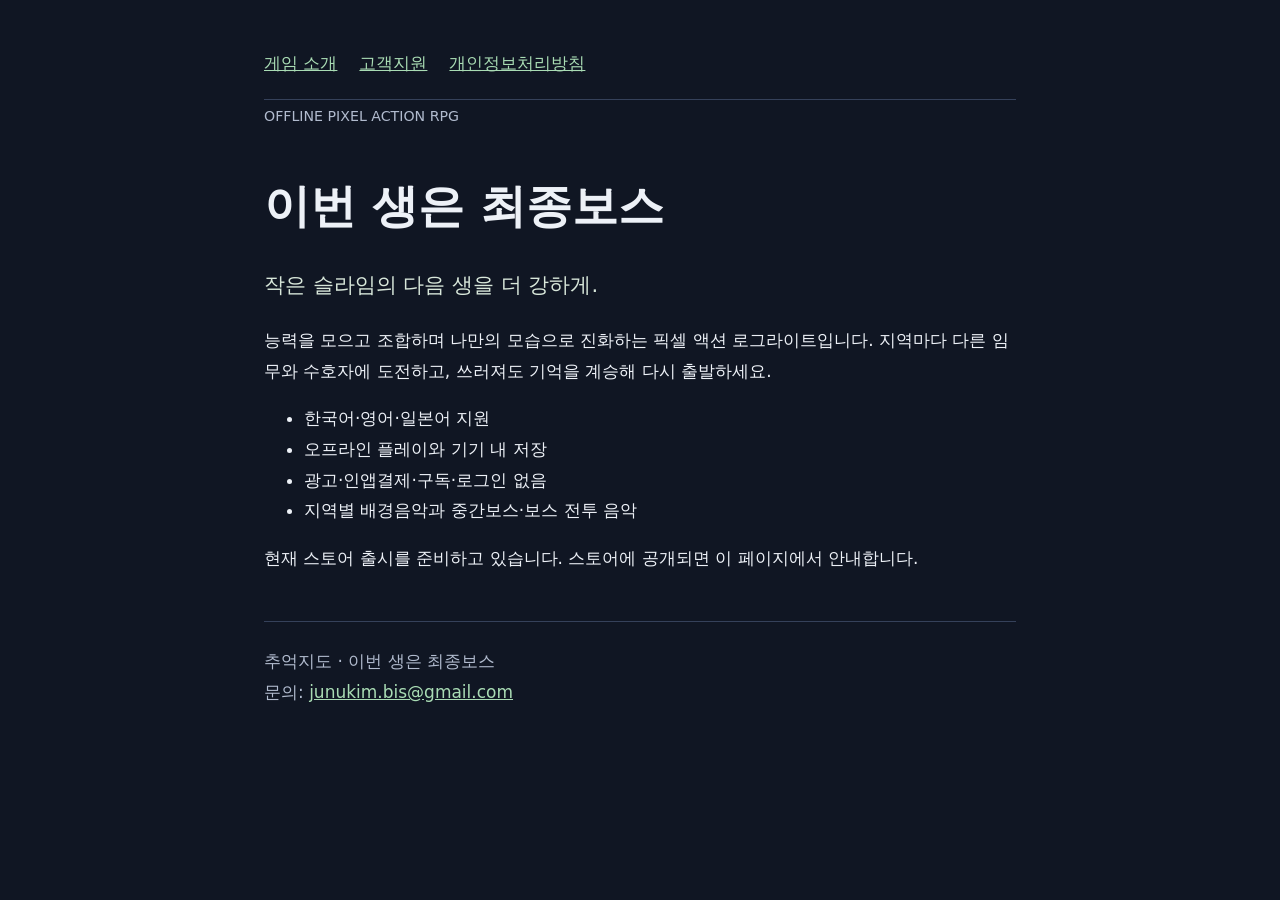
<file: index.html>
<!doctype html><html lang="ko"><head><meta charset="utf-8"><meta name="viewport" content="width=device-width,initial-scale=1"><meta name="description" content="이번 생은 최종보스 공식 게임 지원 및 개인정보처리방침"><title>게임 소개 · 이번 생은 최종보스</title><link rel="stylesheet" href="style.css"></head><body><main><nav aria-label="주요 메뉴"><a href="index.html">게임 소개</a><a href="support.html">고객지원</a><a href="privacy.html">개인정보처리방침</a></nav><small>OFFLINE PIXEL ACTION RPG</small><h1>이번 생은 최종보스</h1><p class="lead">작은 슬라임의 다음 생을 더 강하게.</p><p>능력을 모으고 조합하며 나만의 모습으로 진화하는 픽셀 액션 로그라이트입니다. 지역마다 다른 임무와 수호자에 도전하고, 쓰러져도 기억을 계승해 다시 출발하세요.</p><ul><li>한국어·영어·일본어 지원</li><li>오프라인 플레이와 기기 내 저장</li><li>광고·인앱결제·구독·로그인 없음</li><li>지역별 배경음악과 중간보스·보스 전투 음악</li></ul><p>현재 스토어 출시를 준비하고 있습니다. 스토어에 공개되면 이 페이지에서 안내합니다.</p><footer>추억지도 · 이번 생은 최종보스<br>문의: <a href="mailto:junukim.bis@gmail.com">junukim.bis@gmail.com</a></footer></main></body></html>
</file>
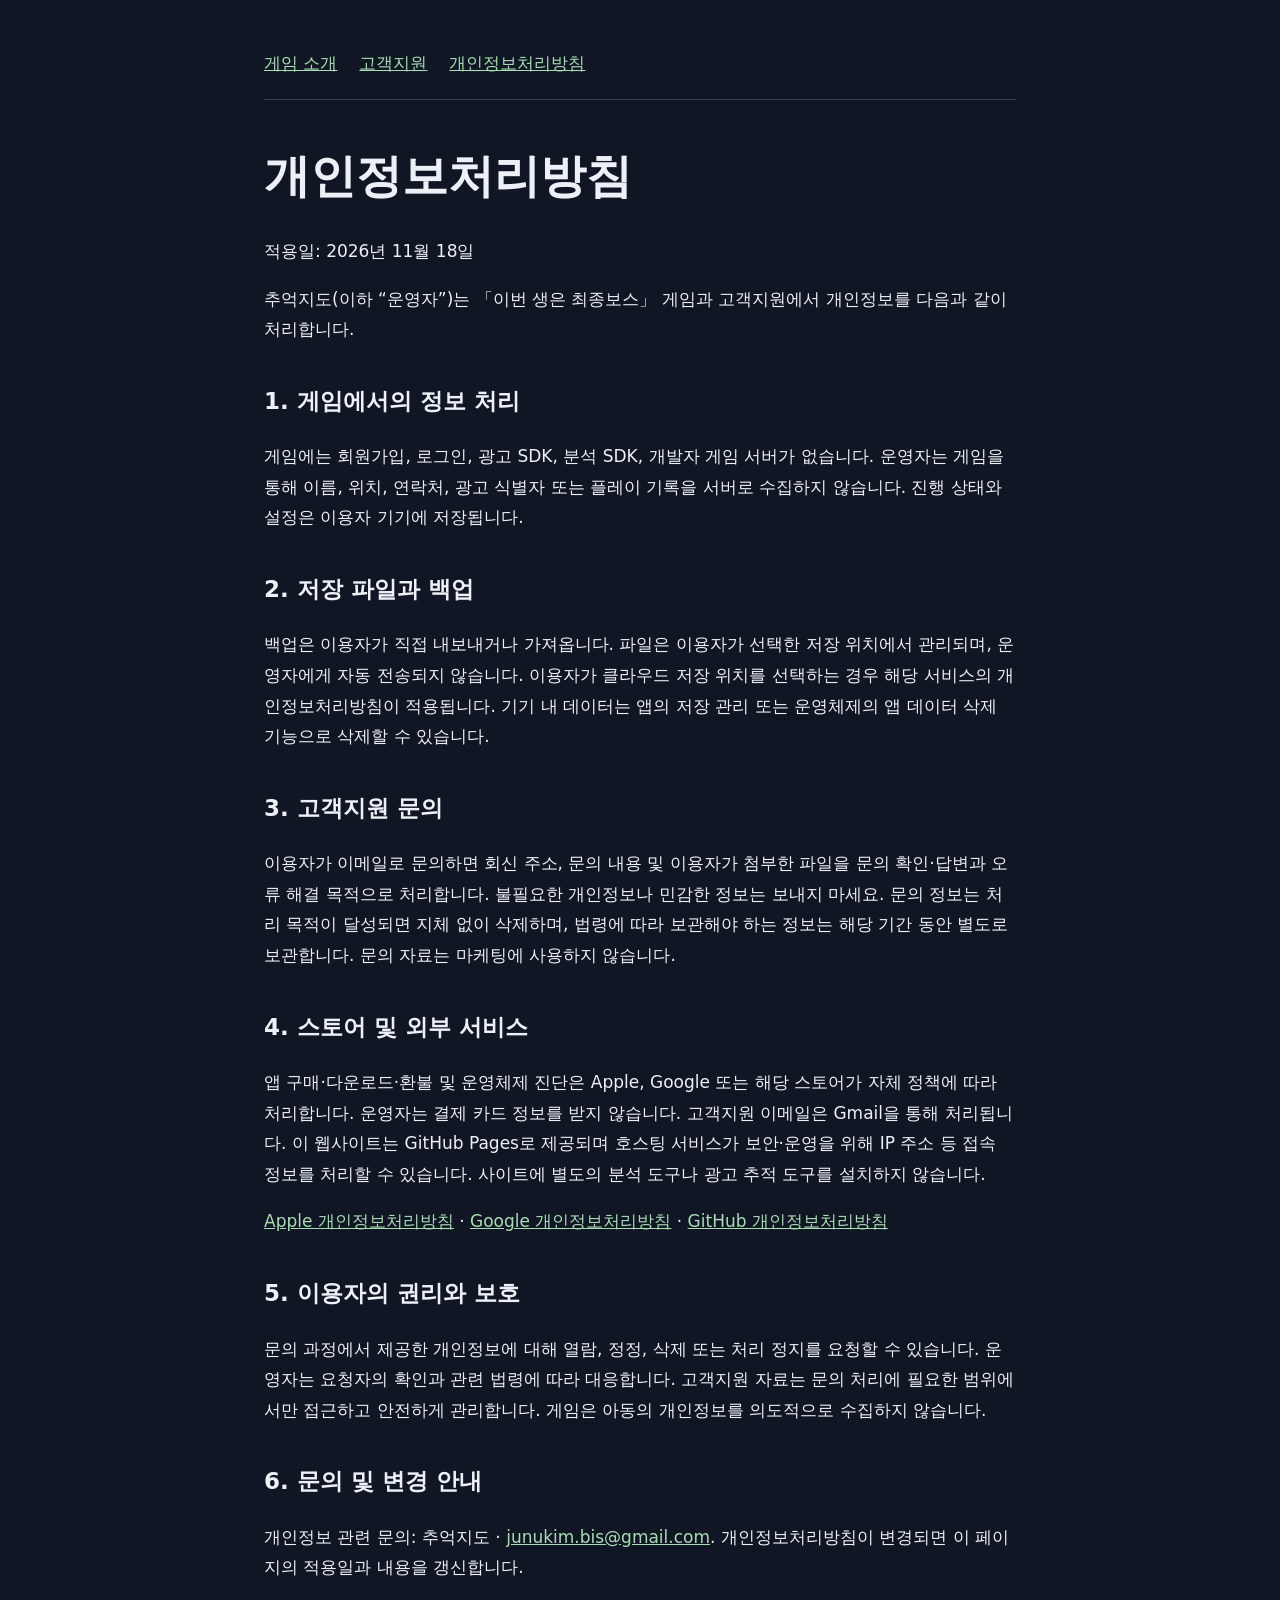
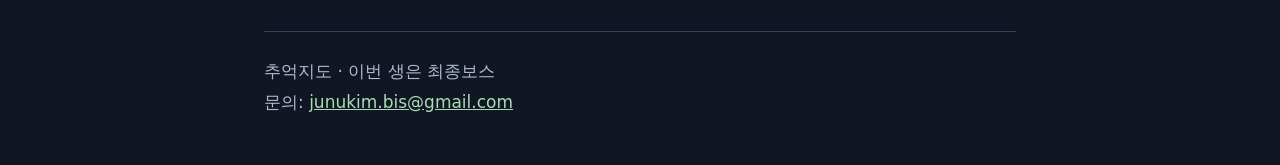
<file: privacy.html>
<!doctype html><html lang="ko"><head><meta charset="utf-8"><meta name="viewport" content="width=device-width,initial-scale=1"><meta name="description" content="이번 생은 최종보스 공식 게임 지원 및 개인정보처리방침"><title>개인정보처리방침 · 이번 생은 최종보스</title><link rel="stylesheet" href="style.css"></head><body><main><nav aria-label="주요 메뉴"><a href="index.html">게임 소개</a><a href="support.html">고객지원</a><a href="privacy.html">개인정보처리방침</a></nav><h1>개인정보처리방침</h1><p>적용일: 2026년 11월 18일</p><p>추억지도(이하 “운영자”)는 「이번 생은 최종보스」 게임과 고객지원에서 개인정보를 다음과 같이 처리합니다.</p><h2>1. 게임에서의 정보 처리</h2><p>게임에는 회원가입, 로그인, 광고 SDK, 분석 SDK, 개발자 게임 서버가 없습니다. 운영자는 게임을 통해 이름, 위치, 연락처, 광고 식별자 또는 플레이 기록을 서버로 수집하지 않습니다. 진행 상태와 설정은 이용자 기기에 저장됩니다.</p><h2>2. 저장 파일과 백업</h2><p>백업은 이용자가 직접 내보내거나 가져옵니다. 파일은 이용자가 선택한 저장 위치에서 관리되며, 운영자에게 자동 전송되지 않습니다. 이용자가 클라우드 저장 위치를 선택하는 경우 해당 서비스의 개인정보처리방침이 적용됩니다. 기기 내 데이터는 앱의 저장 관리 또는 운영체제의 앱 데이터 삭제 기능으로 삭제할 수 있습니다.</p><h2>3. 고객지원 문의</h2><p>이용자가 이메일로 문의하면 회신 주소, 문의 내용 및 이용자가 첨부한 파일을 문의 확인·답변과 오류 해결 목적으로 처리합니다. 불필요한 개인정보나 민감한 정보는 보내지 마세요. 문의 정보는 처리 목적이 달성되면 지체 없이 삭제하며, 법령에 따라 보관해야 하는 정보는 해당 기간 동안 별도로 보관합니다. 문의 자료는 마케팅에 사용하지 않습니다.</p><h2>4. 스토어 및 외부 서비스</h2><p>앱 구매·다운로드·환불 및 운영체제 진단은 Apple, Google 또는 해당 스토어가 자체 정책에 따라 처리합니다. 운영자는 결제 카드 정보를 받지 않습니다. 고객지원 이메일은 Gmail을 통해 처리됩니다. 이 웹사이트는 GitHub Pages로 제공되며 호스팅 서비스가 보안·운영을 위해 IP 주소 등 접속 정보를 처리할 수 있습니다. 사이트에 별도의 분석 도구나 광고 추적 도구를 설치하지 않습니다.</p><p><a href="https://www.apple.com/legal/privacy/">Apple 개인정보처리방침</a> · <a href="https://policies.google.com/privacy">Google 개인정보처리방침</a> · <a href="https://docs.github.com/en/site-policy/privacy-policies/github-general-privacy-statement">GitHub 개인정보처리방침</a></p><h2>5. 이용자의 권리와 보호</h2><p>문의 과정에서 제공한 개인정보에 대해 열람, 정정, 삭제 또는 처리 정지를 요청할 수 있습니다. 운영자는 요청자의 확인과 관련 법령에 따라 대응합니다. 고객지원 자료는 문의 처리에 필요한 범위에서만 접근하고 안전하게 관리합니다. 게임은 아동의 개인정보를 의도적으로 수집하지 않습니다.</p><h2>6. 문의 및 변경 안내</h2><p>개인정보 관련 문의: 추억지도 · <a href="mailto:junukim.bis@gmail.com">junukim.bis@gmail.com</a>. 개인정보처리방침이 변경되면 이 페이지의 적용일과 내용을 갱신합니다.</p><footer>추억지도 · 이번 생은 최종보스<br>문의: <a href="mailto:junukim.bis@gmail.com">junukim.bis@gmail.com</a></footer></main></body></html>
</file>
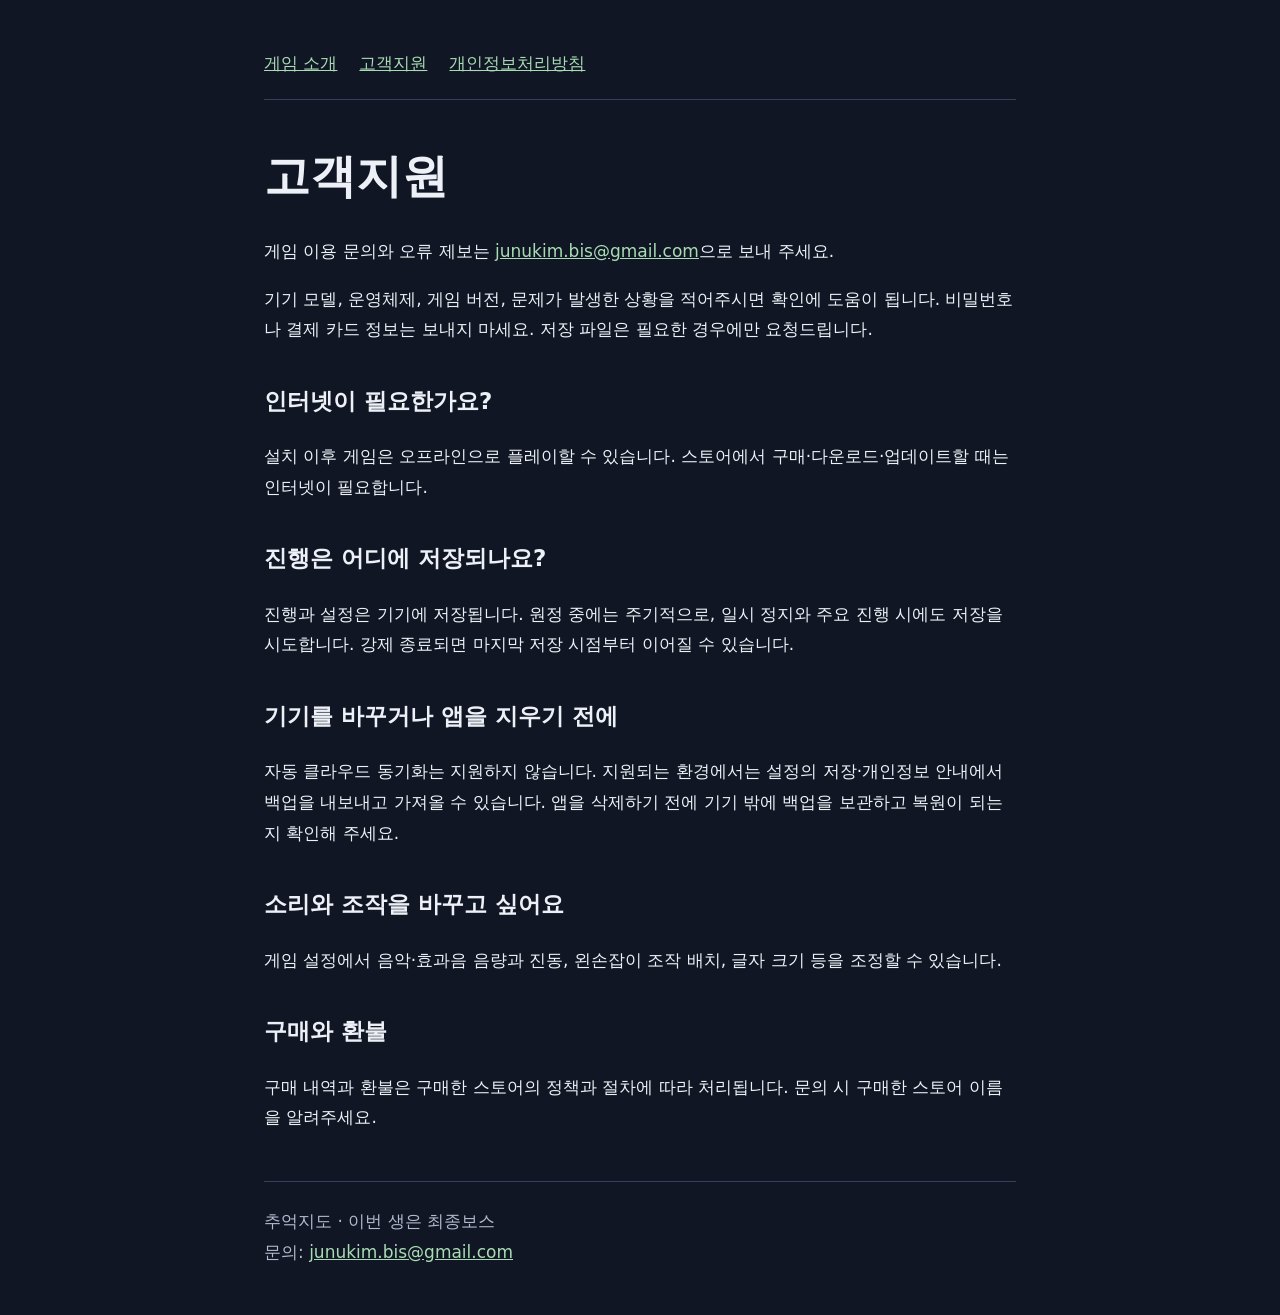
<file: support.html>
<!doctype html><html lang="ko"><head><meta charset="utf-8"><meta name="viewport" content="width=device-width,initial-scale=1"><meta name="description" content="이번 생은 최종보스 공식 게임 지원 및 개인정보처리방침"><title>고객지원 · 이번 생은 최종보스</title><link rel="stylesheet" href="style.css"></head><body><main><nav aria-label="주요 메뉴"><a href="index.html">게임 소개</a><a href="support.html">고객지원</a><a href="privacy.html">개인정보처리방침</a></nav><h1>고객지원</h1><p>게임 이용 문의와 오류 제보는 <a href="mailto:junukim.bis@gmail.com">junukim.bis@gmail.com</a>으로 보내 주세요.</p><p>기기 모델, 운영체제, 게임 버전, 문제가 발생한 상황을 적어주시면 확인에 도움이 됩니다. 비밀번호나 결제 카드 정보는 보내지 마세요. 저장 파일은 필요한 경우에만 요청드립니다.</p><h2>인터넷이 필요한가요?</h2><p>설치 이후 게임은 오프라인으로 플레이할 수 있습니다. 스토어에서 구매·다운로드·업데이트할 때는 인터넷이 필요합니다.</p><h2>진행은 어디에 저장되나요?</h2><p>진행과 설정은 기기에 저장됩니다. 원정 중에는 주기적으로, 일시 정지와 주요 진행 시에도 저장을 시도합니다. 강제 종료되면 마지막 저장 시점부터 이어질 수 있습니다.</p><h2>기기를 바꾸거나 앱을 지우기 전에</h2><p>자동 클라우드 동기화는 지원하지 않습니다. 지원되는 환경에서는 설정의 저장·개인정보 안내에서 백업을 내보내고 가져올 수 있습니다. 앱을 삭제하기 전에 기기 밖에 백업을 보관하고 복원이 되는지 확인해 주세요.</p><h2>소리와 조작을 바꾸고 싶어요</h2><p>게임 설정에서 음악·효과음 음량과 진동, 왼손잡이 조작 배치, 글자 크기 등을 조정할 수 있습니다.</p><h2>구매와 환불</h2><p>구매 내역과 환불은 구매한 스토어의 정책과 절차에 따라 처리됩니다. 문의 시 구매한 스토어 이름을 알려주세요.</p><footer>추억지도 · 이번 생은 최종보스<br>문의: <a href="mailto:junukim.bis@gmail.com">junukim.bis@gmail.com</a></footer></main></body></html>
</file>
<file: style.css>
*{box-sizing:border-box}body{margin:0;background:#101623;color:#edf1f7;font:17px/1.8 system-ui,sans-serif}main{max-width:800px;margin:auto;padding:48px 24px}nav{display:flex;gap:22px;flex-wrap:wrap;border-bottom:1px solid #35415a;padding-bottom:20px}a{color:#a9dcb4}h1{font-size:clamp(30px,6vw,46px);line-height:1.25;margin-top:48px}h2{font-size:23px;margin-top:36px}small,footer{color:#b1bbce}footer{border-top:1px solid #35415a;margin-top:48px;padding-top:24px}.lead{font-size:21px;color:#d8e7da}section{margin:30px 0}
</file>
